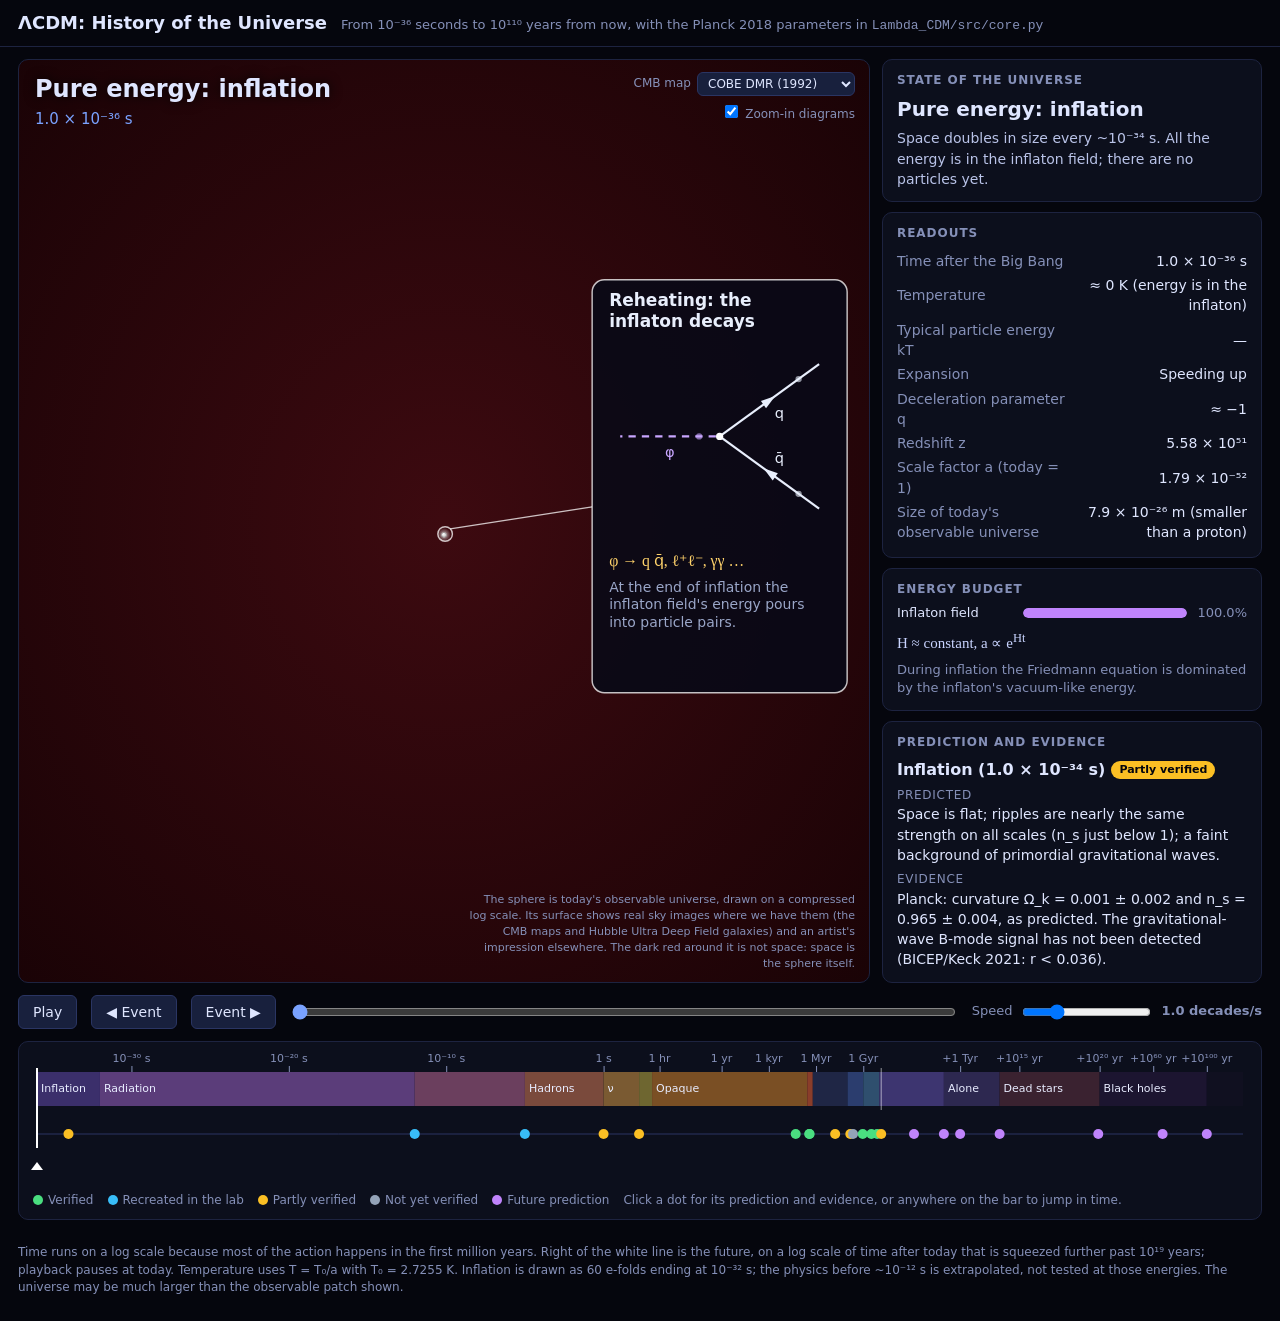
<file: docs/models/lambda-cdm/index.html>
<!doctype html>
<html lang="en">
<head>
<meta charset="utf-8">
<meta name="viewport" content="width=device-width, initial-scale=1">
<title>ΛCDM: History of the Universe</title>
<style>
  :root { --bg: #05060d; --panel: #0c0f1c; --line: #1d2340; --ink: #dfe6ff; --dim: #8590b8; --accent: #7aa2ff; }
  * { box-sizing: border-box; }
  body { margin: 0; background: var(--bg); color: var(--ink); font: 14px/1.45 system-ui, sans-serif; }
  header { padding: 10px 18px; border-bottom: 1px solid var(--line); display: flex; align-items: baseline; gap: 14px; }
  header h1 { font-size: 18px; margin: 0; font-weight: 600; }
  header span { color: var(--dim); font-size: 13px; }
  main { display: grid; grid-template-columns: minmax(0, 1fr) 380px; gap: 12px; padding: 12px 18px; }
  #stage { position: relative; background: radial-gradient(#3d0a10, #1a0306); border: 1px solid var(--line); border-radius: 10px; min-height: 480px; }
  #sky, #sky-gl, #sky-top { position: absolute; inset: 0; width: 100%; height: 100%; display: block; }
  #ov-src { font-size: 12px; color: var(--dim); margin-top: 4px; text-shadow: 0 0 8px #000; }
  #map-pick { position: absolute; right: 14px; top: 12px; color: var(--dim); font-size: 12px; display: flex; gap: 6px; align-items: center; }
  #map-pick select { background: #18203d; color: var(--ink); border: 1px solid #2a3563; border-radius: 6px; padding: 3px 6px; font: inherit; }
  #state-source { color: var(--dim); font-size: 12px; margin-top: 6px; }
  #state-source:empty { display: none; }
  #overlay { position: absolute; left: 16px; top: 12px; pointer-events: none; }
  #overlay .era { font-size: 24px; font-weight: 600; text-shadow: 0 0 12px #000; }
  #overlay .time { font-size: 15px; color: var(--accent); margin-top: 2px; font-variant-numeric: tabular-nums; }
  #legend { position: absolute; right: 14px; bottom: 10px; color: var(--dim); font-size: 11px; max-width: 46%; text-align: right; pointer-events: none; }
  aside { display: flex; flex-direction: column; gap: 10px; }
  .card { background: var(--panel); border: 1px solid var(--line); border-radius: 10px; padding: 12px 14px; }
  .card h2 { margin: 0 0 6px; font-size: 12px; text-transform: uppercase; letter-spacing: .08em; color: var(--dim); font-weight: 600; }
  #state-label { font-size: 20px; font-weight: 600; }
  #state-detail { color: #b9c3e8; margin-top: 4px; }
  table { width: 100%; border-collapse: collapse; font-variant-numeric: tabular-nums; }
  td { padding: 2px 0; } td:first-child { color: var(--dim); } td:last-child { text-align: right; }
  .bar { display: grid; grid-template-columns: 118px 1fr 52px; align-items: center; gap: 8px; margin: 4px 0; font-size: 13px; }
  .bar .track { height: 10px; background: #151a30; border-radius: 5px; overflow: hidden; }
  .bar .fill { height: 100%; border-radius: 5px; transition: width .1s; }
  .bar .pct { text-align: right; font-variant-numeric: tabular-nums; color: var(--dim); }
  .eq { font-family: "Cambria Math", "STIX Two Math", Georgia, serif; font-size: 15px; margin-top: 6px; color: #c9d4ff; }
  .eq.small { font-size: 13px; color: var(--dim); font-family: system-ui, sans-serif; }
  #event-name { font-size: 16px; font-weight: 600; }
  .badge { display: inline-block; font-size: 11px; padding: 1px 8px; border-radius: 9px; color: #05060d; font-weight: 600; margin-left: 6px; vertical-align: 2px; }
  .ev-k { color: var(--dim); font-size: 12px; margin-top: 6px; text-transform: uppercase; letter-spacing: .06em; }
  #controls { grid-column: 1 / -1; display: flex; gap: 14px; align-items: center; flex-wrap: wrap; }
  button { background: #18203d; color: var(--ink); border: 1px solid #2a3563; border-radius: 6px; padding: 6px 14px; font: inherit; cursor: pointer; }
  button:hover { background: #222c55; }
  #controls label { color: var(--dim); font-size: 13px; display: flex; gap: 8px; align-items: center; }
  #t-slider { flex: 1; min-width: 240px; accent-color: var(--accent); }
  #timeline-wrap { grid-column: 1 / -1; background: var(--panel); border: 1px solid var(--line); border-radius: 10px; position: relative; }
  #timeline { width: 100%; height: 150px; display: block; cursor: pointer; }
  #tip { position: absolute; pointer-events: none; background: #0b0e1c; border: 1px solid #2a3563; border-radius: 6px; padding: 4px 8px; font-size: 12px; display: none; white-space: nowrap; }
  #keys { display: flex; gap: 14px; padding: 0 14px 10px; font-size: 12px; color: var(--dim); flex-wrap: wrap; }
  #keys i { display: inline-block; width: 10px; height: 10px; border-radius: 50%; margin-right: 5px; vertical-align: -1px; }
  #note { grid-column: 1 / -1; color: var(--dim); font-size: 12px; }
  @media (max-width: 980px) { main { grid-template-columns: 1fr; } #stage { min-height: 400px; } }
  #inset-toggle { position: absolute; right: 14px; top: 42px; color: var(--dim); font-size: 12px; user-select: none; }
</style>
</head>
<body>
<header><h1>ΛCDM: History of the Universe</h1><span>From 10⁻³⁶ seconds to 10¹¹⁰ years from now, with the Planck 2018 parameters in <code>Lambda_CDM/src/core.py</code></span></header>
<main>
  <section id="stage">
    <canvas id="sky"></canvas>
    <canvas id="sky-gl"></canvas>
    <canvas id="sky-top"></canvas>
    <label id="inset-toggle"><input type="checkbox" id="show-inset" checked> Zoom-in diagrams</label>
    <div id="overlay"><div class="era" id="ov-era"></div><div class="time" id="ov-time"></div><div id="ov-src"></div></div>
    <label id="map-pick">CMB map <select id="cmb-map"><option value="cobe">COBE DMR (1992)</option><option value="wmap">WMAP 9-year (2012)</option><option value="planck">Planck (2015)</option></select></label>
    <div id="legend">The sphere is today's observable universe, drawn on a compressed log scale. Its surface shows real sky images where we have them (the CMB maps and Hubble Ultra Deep Field galaxies) and an artist's impression elsewhere. The dark red around it is not space: space is the sphere itself.</div>
  </section>
  <aside>
    <div class="card"><h2>State of the universe</h2><div id="state-label"></div><div id="state-detail"></div><div id="state-source"></div></div>
    <div class="card"><h2>Readouts</h2>
      <table>
        <tr><td>Time after the Big Bang</td><td id="r-time"></td></tr>
        <tr><td>Temperature</td><td id="r-temp"></td></tr>
        <tr><td>Typical particle energy kT</td><td id="r-kt"></td></tr>
        <tr><td>Expansion</td><td id="r-exp"></td></tr>
        <tr><td>Deceleration parameter q</td><td id="r-q"></td></tr>
        <tr><td>Redshift z</td><td id="r-z"></td></tr>
        <tr><td>Scale factor a (today = 1)</td><td id="r-a"></td></tr>
        <tr><td>Size of today's observable universe</td><td id="r-size"></td></tr>
      </table>
    </div>
    <div class="card"><h2>Energy budget</h2>
      <div id="bars"></div>
      <div class="eq" id="eq-h"></div>
      <div class="eq small" id="eq-t"></div>
    </div>
    <div class="card"><h2>Prediction and evidence</h2>
      <div><span id="event-name"></span><span class="badge" id="event-badge"></span></div>
      <div class="ev-k">Predicted</div><div id="event-pred"></div>
      <div class="ev-k">Evidence</div><div id="event-evid"></div>
    </div>
  </aside>
  <div id="controls">
    <button id="play">Play</button>
    <button id="prev">◀ Event</button>
    <button id="next">Event ▶</button>
    <input type="range" id="t-slider" min="0" max="1" step="0.0002" value="0" aria-label="Time (log scale)">
    <label>Speed <input type="range" id="speed" min="0.1" max="4" step="0.1" value="1"> <b id="speed-v"></b></label>
  </div>
  <div id="timeline-wrap">
    <canvas id="timeline"></canvas>
    <div id="keys"></div>
    <div id="tip"></div>
  </div>
  <p id="note">Time runs on a log scale because most of the action happens in the first million years. Right of the white line is the future, on a log scale of time after today that is squeezed further past 10¹⁹ years; playback pauses at today. Temperature uses T = T₀/a with T₀ = 2.7255 K. Inflation is drawn as 60 e-folds ending at 10⁻³² s; the physics before ~10⁻¹² s is extrapolated, not tested at those energies. The universe may be much larger than the observable patch shown.</p>
</main>
<script src="assets/cmb_cobe.js"></script>
<script src="assets/cmb_wmap.js"></script>
<script src="assets/cmb_planck.js"></script>
<script src="assets/hudf_galaxies.js"></script>
<script src="assets/cmb_spectrum.js"></script>
<script src="cosmos.js"></script>
<script src="skygl.js"></script>
<script src="inset.js"></script>
<script src="peaks.js"></script>
<script src="app.js"></script>
</body>
</html>
</file>
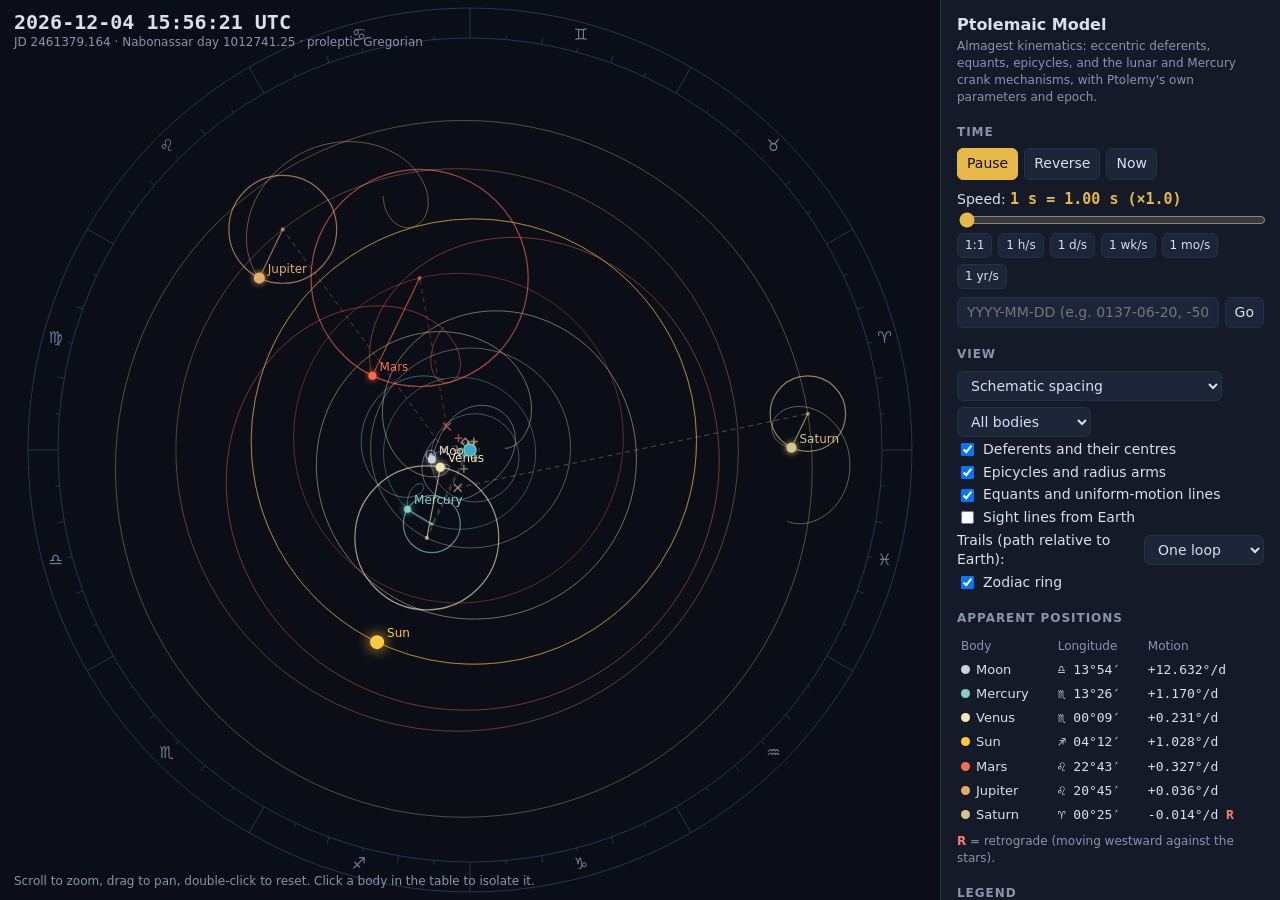
<file: docs/models/ptolemy/index.html>
<!doctype html>
<html lang="en">
<head>
<meta charset="utf-8">
<meta name="viewport" content="width=device-width, initial-scale=1">
<title>Ptolemaic Model Viewer</title>
<style>
  :root { --bg: #0b0e17; --panel: #141a28; --line: #263049; --text: #d9dfec; --dim: #8a94ad; --accent: #e7b84a; }
  * { box-sizing: border-box; }
  html, body { margin: 0; height: 100%; background: var(--bg); color: var(--text);
    font: 14px/1.4 system-ui, -apple-system, "Segoe UI", sans-serif; }
  #app { display: flex; height: 100%; }
  #stage { flex: 1; position: relative; min-width: 0; }
  canvas { display: block; width: 100%; height: 100%; cursor: grab; }
  canvas.dragging { cursor: grabbing; }
  #clock { position: absolute; left: 14px; top: 10px; pointer-events: none; }
  #clock .date { font: 600 20px/1.2 ui-monospace, Menlo, Consolas, monospace; }
  #clock .sub { color: var(--dim); font-size: 12px; }
  #hint { position: absolute; left: 14px; bottom: 10px; color: var(--dim); font-size: 12px; pointer-events: none; }
  aside { width: 340px; background: var(--panel); border-left: 1px solid var(--line); overflow-y: auto; padding: 14px 16px; }
  h1 { font-size: 16px; margin: 0 0 2px; }
  h2 { font-size: 12px; text-transform: uppercase; letter-spacing: .08em; color: var(--dim); margin: 18px 0 8px; }
  .row { display: flex; gap: 6px; align-items: center; flex-wrap: wrap; }
  button, select, input[type=text] { background: #1d2538; color: var(--text); border: 1px solid var(--line);
    border-radius: 6px; padding: 5px 9px; font: inherit; }
  button:hover { border-color: var(--accent); }
  button.on { background: var(--accent); color: #111; border-color: var(--accent); }
  input[type=range] { width: 100%; accent-color: var(--accent); }
  #speedLabel { font: 600 15px ui-monospace, Menlo, Consolas, monospace; color: var(--accent); }
  .presets button { padding: 3px 7px; font-size: 12px; }
  label.chk { display: flex; align-items: center; gap: 6px; margin: 3px 0; }
  table { width: 100%; border-collapse: collapse; font-size: 13px; }
  td, th { padding: 3px 4px; text-align: left; }
  th { color: var(--dim); font-weight: 500; font-size: 12px; }
  td.num { font-family: ui-monospace, Menlo, Consolas, monospace; white-space: nowrap; }
  tr.body { cursor: pointer; }
  tr.body:hover td { background: #1d2538; }
  .dot { display: inline-block; width: 9px; height: 9px; border-radius: 50%; margin-right: 6px; }
  .retro { color: #ff7b72; font-weight: 700; }
  .note { color: var(--dim); font-size: 12px; }
  @media (max-width: 760px) { #app { flex-direction: column; } #stage { height: 62vh; flex: none; }
    aside { width: auto; border-left: 0; border-top: 1px solid var(--line); } }
</style>
</head>
<body>
<div id="app">
  <div id="stage">
    <canvas id="sky"></canvas>
    <div id="clock"><div class="date" id="date"></div><div class="sub" id="dateSub"></div></div>
    <div id="hint">Scroll to zoom, drag to pan, double-click to reset. Click a body in the table to isolate it.</div>
  </div>
  <aside>
    <h1>Ptolemaic Model</h1>
    <div class="note">Almagest kinematics: eccentric deferents, equants, epicycles, and the lunar and Mercury crank mechanisms, with Ptolemy's own parameters and epoch.</div>

    <h2>Time</h2>
    <div class="row">
      <button id="play" class="on">Pause</button>
      <button id="reverse">Reverse</button>
      <button id="now">Now</button>
    </div>
    <div style="margin-top:10px">Speed: <span id="speedLabel"></span></div>
    <input id="speed" type="range" min="0" max="800" step="1" value="0">
    <div class="row presets">
      <button data-speed="1">1:1</button>
      <button data-speed="3600">1 h/s</button>
      <button data-speed="86400">1 d/s</button>
      <button data-speed="604800">1 wk/s</button>
      <button data-speed="2629800">1 mo/s</button>
      <button data-speed="31557600">1 yr/s</button>
    </div>
    <div class="row" style="margin-top:8px">
      <input id="jump" type="text" placeholder="YYYY-MM-DD (e.g. 0137-06-20, -500-01-01)" style="flex:1;min-width:0">
      <button id="go">Go</button>
    </div>

    <h2>View</h2>
    <div class="row">
      <select id="scale">
        <option value="schematic">Schematic spacing</option>
        <option value="hypotheses">Planetary Hypotheses distances</option>
      </select>
      <select id="focus"></select>
    </div>
    <label class="chk"><input type="checkbox" id="showDeferent" checked> Deferents and their centres</label>
    <label class="chk"><input type="checkbox" id="showEpicycle" checked> Epicycles and radius arms</label>
    <label class="chk"><input type="checkbox" id="showEquant" checked> Equants and uniform-motion lines</label>
    <label class="chk"><input type="checkbox" id="showSight"> Sight lines from Earth</label>
    <label class="chk">Trails (path relative to Earth):
      <select id="trail">
        <option value="short">One loop</option>
        <option value="long">Many loops</option>
        <option value="off">Off</option>
      </select>
    </label>
    <label class="chk"><input type="checkbox" id="showZodiac" checked> Zodiac ring</label>

    <h2>Apparent positions</h2>
    <table>
      <thead><tr><th>Body</th><th>Longitude</th><th>Motion</th></tr></thead>
      <tbody id="table"></tbody>
    </table>
    <div class="note" style="margin-top:6px"><span class="retro">R</span> = retrograde (moving westward against the stars).</div>

    <h2>Legend</h2>
    <div class="note">
      ● Earth (fixed, centre) &nbsp; + deferent centre &nbsp; × equant &nbsp; ◇ Moon prosneusis point<br>
      Dashed line: the equant line, along which the epicycle centre sweeps equal angles in equal times.<br>
      Schematic spacing gives every body its own ring and keeps Ptolemy's ratios within each body. Planetary Hypotheses uses his absolute nesting distances in Earth radii (zoom in for the inner bodies).<br>
      Positions are Ptolemy's predictions extrapolated from his epoch, not the modern sky: they run about 1&deg; behind the real sky in his day and drift to about 10&deg; behind today because his year is slightly too long.
    </div>
  </aside>
</div>
<script src="ptolemy.js"></script>
<script src="app.js"></script>
</body>
</html>
</file>
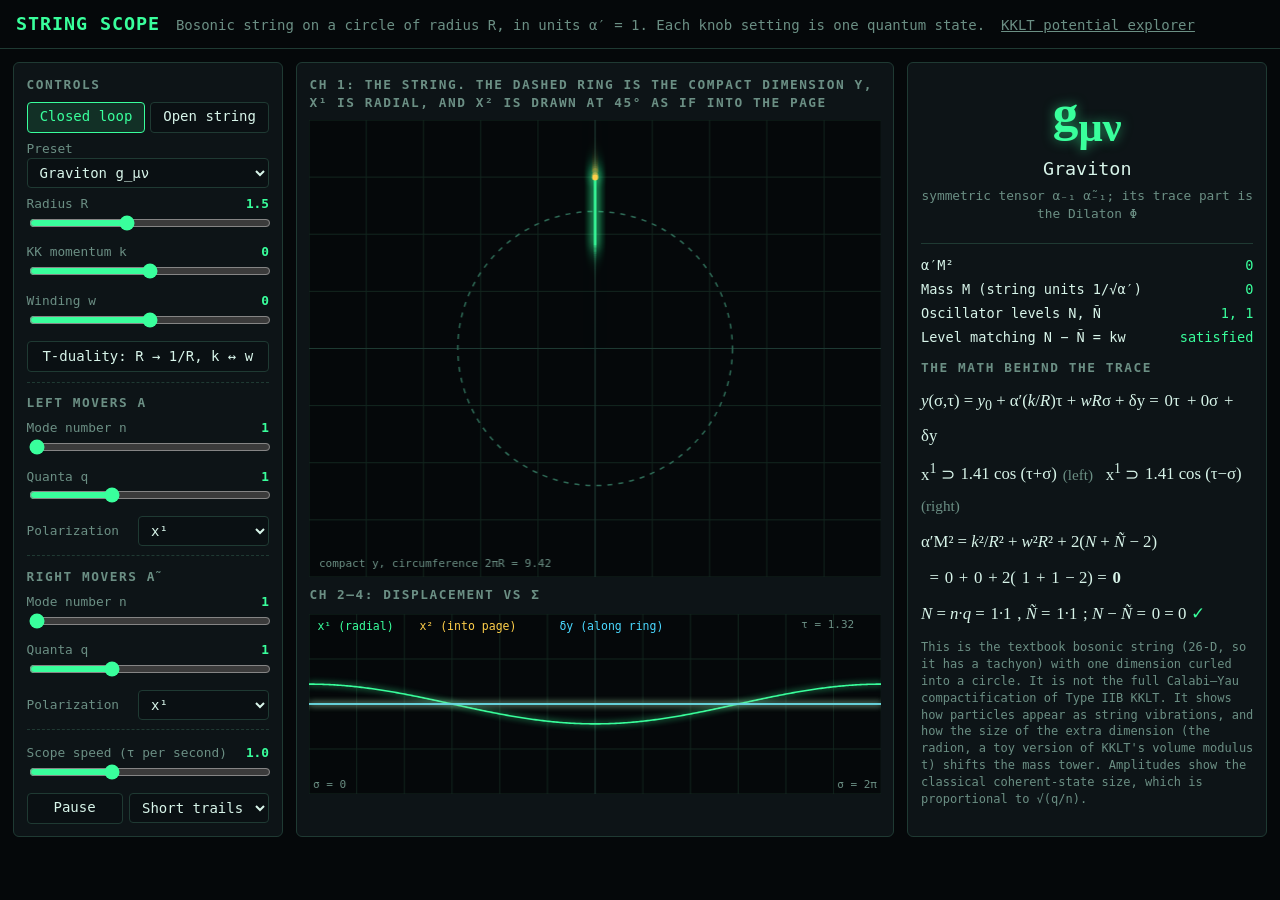
<file: docs/models/string-scope/index.html>
<!DOCTYPE html>
<html lang="en">
<head>
  <meta charset="UTF-8">
  <meta name="viewport" content="width=device-width, initial-scale=1.0">
  <title>String Scope: vibrating string states</title>
  <style>
    :root { --bg:#05080a; --panel:#0d1417; --line:#1f3a33; --phos:#39ff9c; --dim:#6b8f84; --amber:#ffcf4a; --cyan:#4ad8ff; --red:#ff6b6b; --text:#d8f5ea; }
    * { box-sizing: border-box; }
    body { margin:0; background:var(--bg); color:var(--text); font:14px/1.4 ui-monospace, SFMono-Regular, Menlo, Consolas, monospace; }
    header { padding:.7rem 1rem; border-bottom:1px solid var(--line); display:flex; gap:1rem; align-items:baseline; flex-wrap:wrap; }
    header h1 { margin:0; font-size:1.15rem; color:var(--phos); letter-spacing:.05em; }
    header a { color:var(--dim); }
    .wrap { display:grid; grid-template-columns:270px minmax(0,1fr) 360px; gap:.8rem; padding:.8rem; }
    @media (max-width:1150px) { .wrap { grid-template-columns:1fr; } }
    .panel { background:var(--panel); border:1px solid var(--line); border-radius:6px; padding:.8rem; }
    .panel h2 { margin:0 0 .5rem; font-size:.8rem; color:var(--dim); text-transform:uppercase; letter-spacing:.12em; }
    .ctl { margin:.45rem 0; }
    .ctl label { display:flex; justify-content:space-between; font-size:.8rem; color:var(--dim); }
    .ctl label b { color:var(--phos); font-weight:600; }
    input[type=range] { width:100%; accent-color:var(--phos); }
    select, button { background:#0a1013; color:var(--text); border:1px solid var(--line); border-radius:4px; padding:.3rem .5rem; font:inherit; }
    button { cursor:pointer; } button:hover { border-color:var(--phos); }
    .seg { display:flex; gap:.3rem; } .seg button { flex:1; } .seg button.on { background:#123026; border-color:var(--phos); color:var(--phos); }
    .bank { border-top:1px dashed var(--line); margin-top:.6rem; padding-top:.4rem; }
    .row { display:flex; gap:.4rem; align-items:center; }
    .scope { position:relative; width:100%; aspect-ratio:1.25; }
    .scope canvas, .ch2 canvas { position:absolute; inset:0; width:100%; height:100%; }
    .ch2 { position:relative; width:100%; height:180px; margin-top:.6rem; }
    .tag { position:absolute; font-size:.72rem; color:var(--dim); pointer-events:none; }
    .particle { text-align:center; padding:.6rem 0 .8rem; border-bottom:1px solid var(--line); }
    .particle .sym { font:600 3.2rem/1.1 "Times New Roman", serif; color:var(--phos); text-shadow:0 0 12px #39ff9c88; }
    .particle .sym.bad { color:var(--red); text-shadow:none; }
    .particle .name { font-size:1.15rem; margin-top:.3rem; }
    .particle .detail { color:var(--dim); font-size:.8rem; margin-top:.3rem; }
    .parts { margin:.5rem 0 0; padding:0; list-style:none; font-size:.85rem; }
    .parts li { display:flex; justify-content:space-between; padding:.15rem 0; }
    .parts .s { font-family:"Times New Roman", serif; font-size:1.1rem; color:var(--amber); }
    table.read { width:100%; border-collapse:collapse; margin:.6rem 0; font-size:.85rem; }
    table.read td { padding:.15rem 0; } table.read td:last-child { text-align:right; color:var(--phos); }
    .eq { font-family:"Times New Roman", serif; font-size:1.05rem; line-height:1.9; }
    .eq .ln { margin:.25rem 0; } .eq .num { color:var(--dim); font-size:.95rem; }
    .eq span.t { padding:0 .1rem; border-radius:3px; transition:background .6s; }
    .eq span.t.flash { background:#3a5c1f; }
    .ok { color:var(--phos); } .bad { color:var(--red); }
    .note { color:var(--dim); font-size:.75rem; margin-top:.6rem; }
  </style>
</head>
<body>
  <header>
    <h1>STRING SCOPE</h1>
    <span style="color:var(--dim)">Bosonic string on a circle of radius R, in units α′ = 1. Each knob setting is one quantum state.</span>
    <a href="index.html">KKLT potential explorer</a>
  </header>
  <div class="wrap">
    <section class="panel" id="controls">
      <h2>Controls</h2>
      <div class="ctl seg"><button id="m-closed" class="on">Closed loop</button><button id="m-open">Open string</button></div>
      <div class="ctl"><label>Preset</label><select id="preset" style="width:100%"></select></div>
      <div class="ctl"><label>Radius R <b id="R-v"></b></label><input type="range" id="R" min="0.5" max="3" step="0.1" value="1.5"></div>
      <div class="closed-only">
        <div class="ctl"><label>KK momentum k <b id="k-v"></b></label><input type="range" id="k" min="-3" max="3" step="1" value="0"></div>
        <div class="ctl"><label>Winding w <b id="w-v"></b></label><input type="range" id="w" min="-3" max="3" step="1" value="0"></div>
        <div class="ctl"><button id="tdual" style="width:100%">T-duality: R → 1/R, k ↔ w</button></div>
      </div>
      <div class="open-only">
        <div class="ctl"><label>Brane separation L <b id="L-v"></b></label><input type="range" id="L" min="0" max="10" step="0.5" value="0"></div>
      </div>
      <div id="banks"></div>
      <div class="bank">
        <div class="ctl"><label>Scope speed (τ per second) <b id="spd-v"></b></label><input type="range" id="spd" min="0" max="3" step="0.1" value="1"></div>
        <div class="row"><button id="play" style="flex:1">Pause</button><select id="persist" style="flex:1"><option value="0.25">Short trails</option><option value="0.07">Long trails</option><option value="1">No trails</option></select></div>
      </div>
    </section>

    <section class="panel">
      <h2>CH 1: the string. The dashed ring is the compact dimension y, x¹ is radial, and x² is drawn at 45° as if into the page</h2>
      <div class="scope"><canvas id="bg"></canvas><canvas id="fg"></canvas></div>
      <h2 style="margin-top:.6rem">CH 2–4: displacement vs σ</h2>
      <div class="ch2"><canvas id="trace"></canvas>
        <span class="tag" style="left:8px;top:4px;color:var(--phos)">x¹ (radial)</span>
        <span class="tag" style="left:110px;top:4px;color:var(--amber)">x² (into page)</span>
        <span class="tag" style="left:250px;top:4px;color:var(--cyan)">δy (along ring)</span>
      </div>
    </section>

    <section class="panel">
      <div class="particle">
        <div class="sym" id="p-sym"></div>
        <div class="name" id="p-name"></div>
        <div class="detail" id="p-detail"></div>
        <ul class="parts" id="p-parts"></ul>
      </div>
      <table class="read">
        <tr><td>α′M²</td><td id="r-m2"></td></tr>
        <tr><td>Mass M (string units 1/√α′)</td><td id="r-m"></td></tr>
        <tr><td>Oscillator levels N, Ñ</td><td id="r-n"></td></tr>
        <tr class="closed-only"><td>Level matching N − Ñ = kw</td><td id="r-lm"></td></tr>
      </table>
      <h2>The math behind the trace</h2>
      <div class="eq" id="eq"></div>
      <p class="note">This is the textbook bosonic string (26-D, so it has a tachyon) with one dimension curled into a circle. It is not the full Calabi–Yau compactification of Type IIB KKLT. It shows how particles appear as string vibrations, and how the size of the extra dimension (the radion, a toy version of KKLT's volume modulus t) shifts the mass tower. Amplitudes show the classical coherent-state size, which is proportional to √(q/n).</p>
    </section>
  </div>
  <script src="strings.js"></script>
  <script src="string_scope.js"></script>
</body>
</html>
</file>
